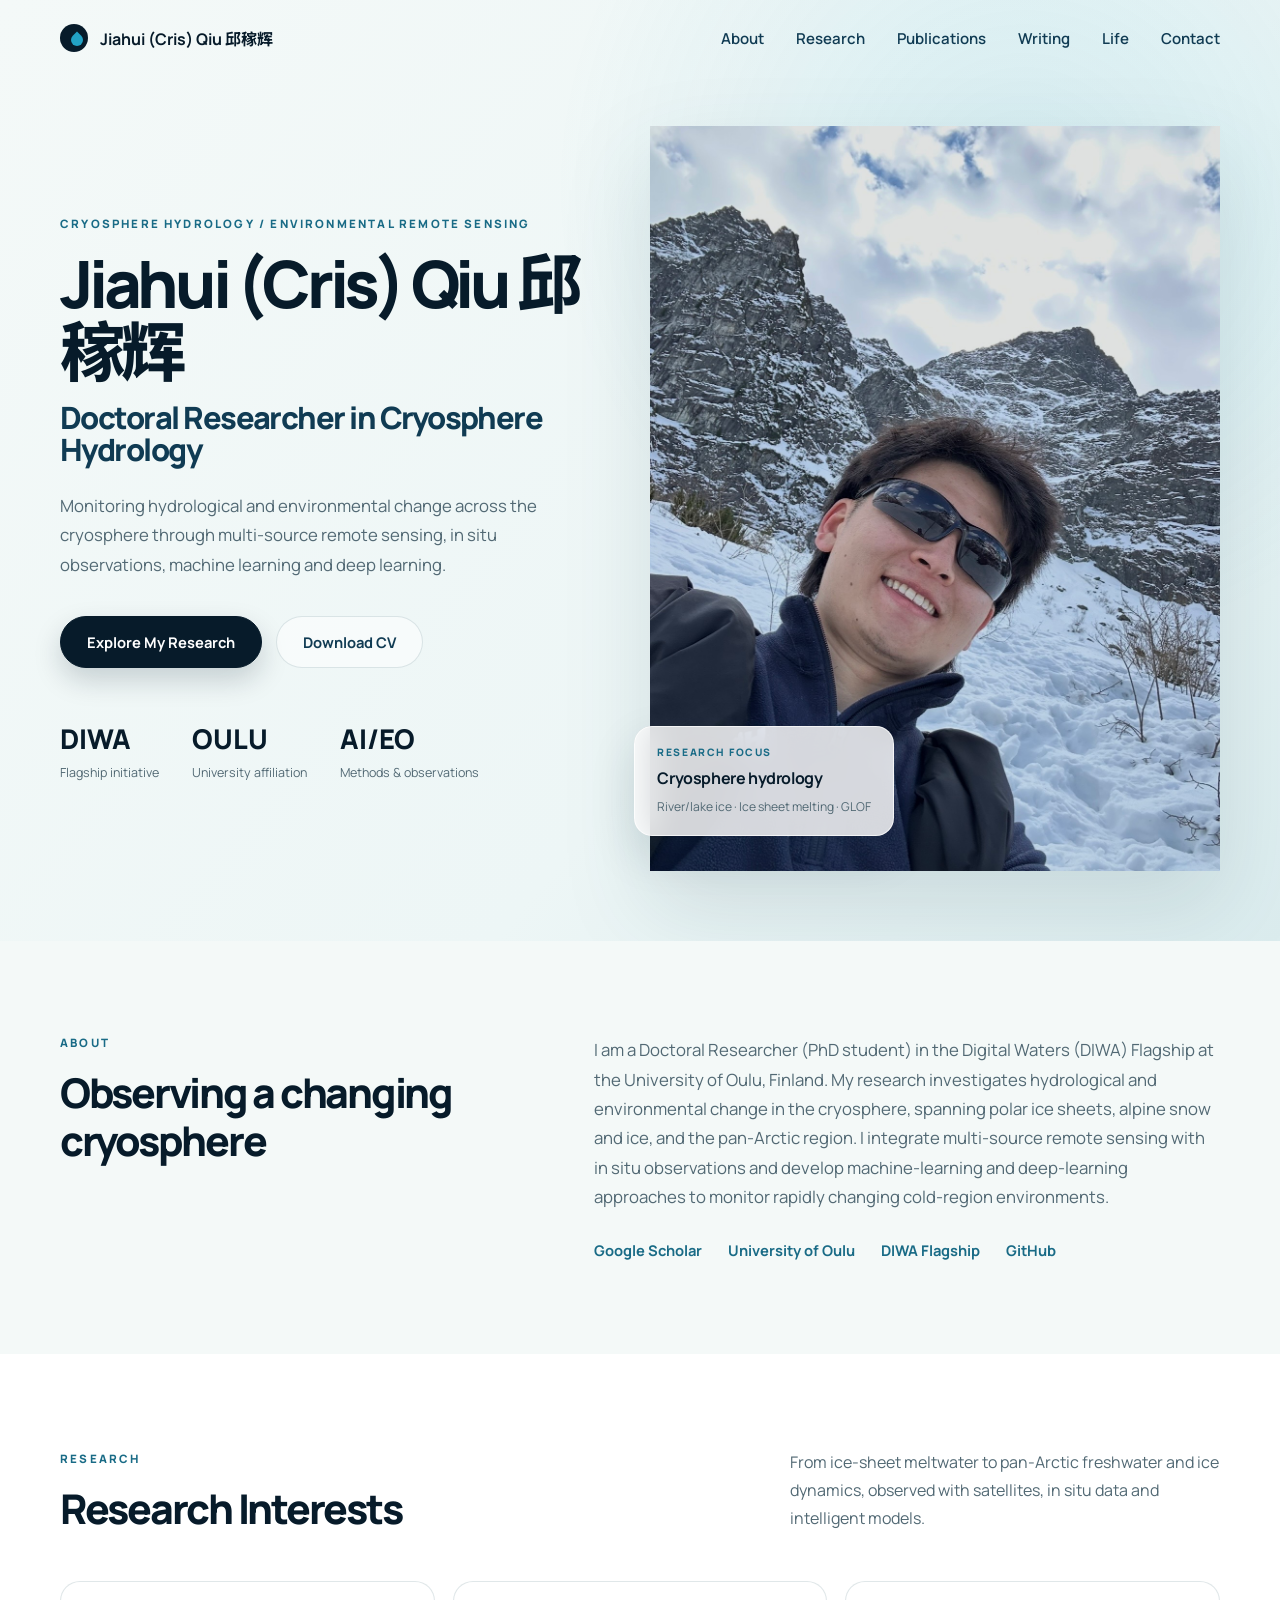
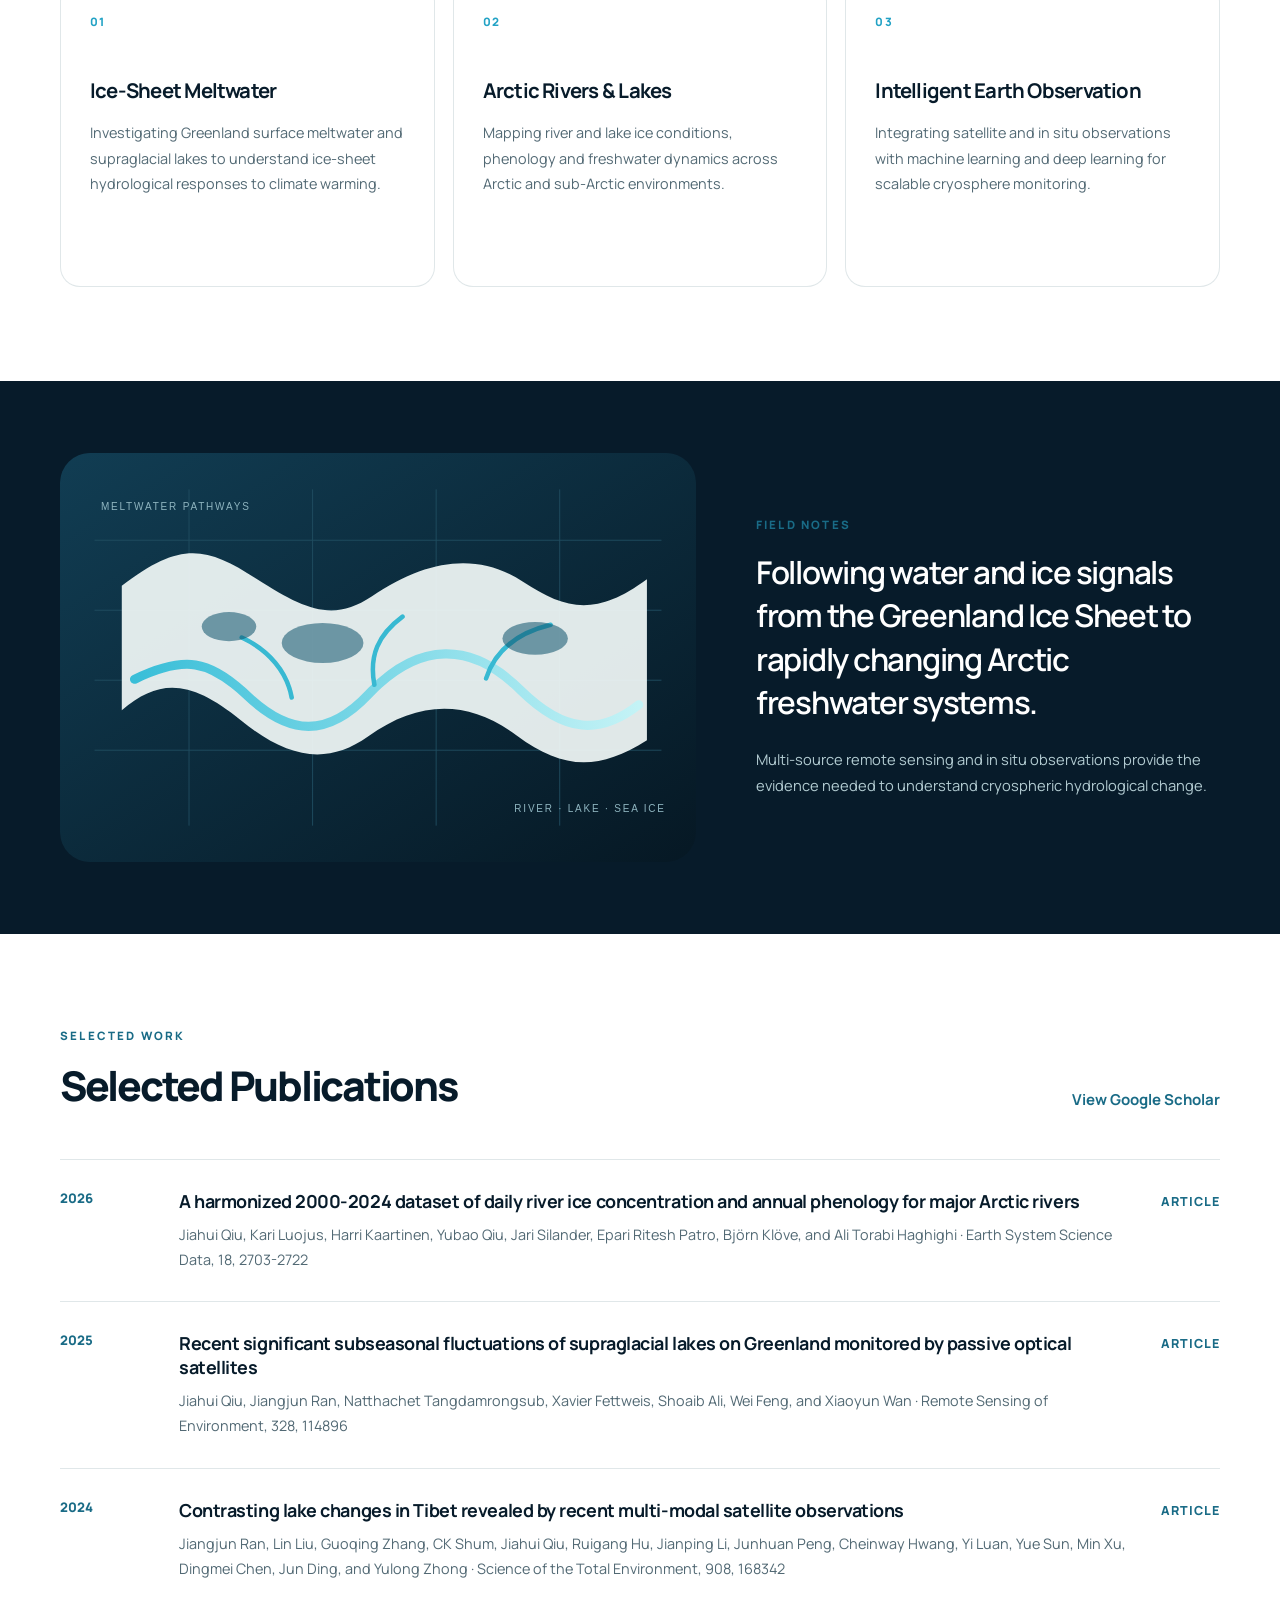
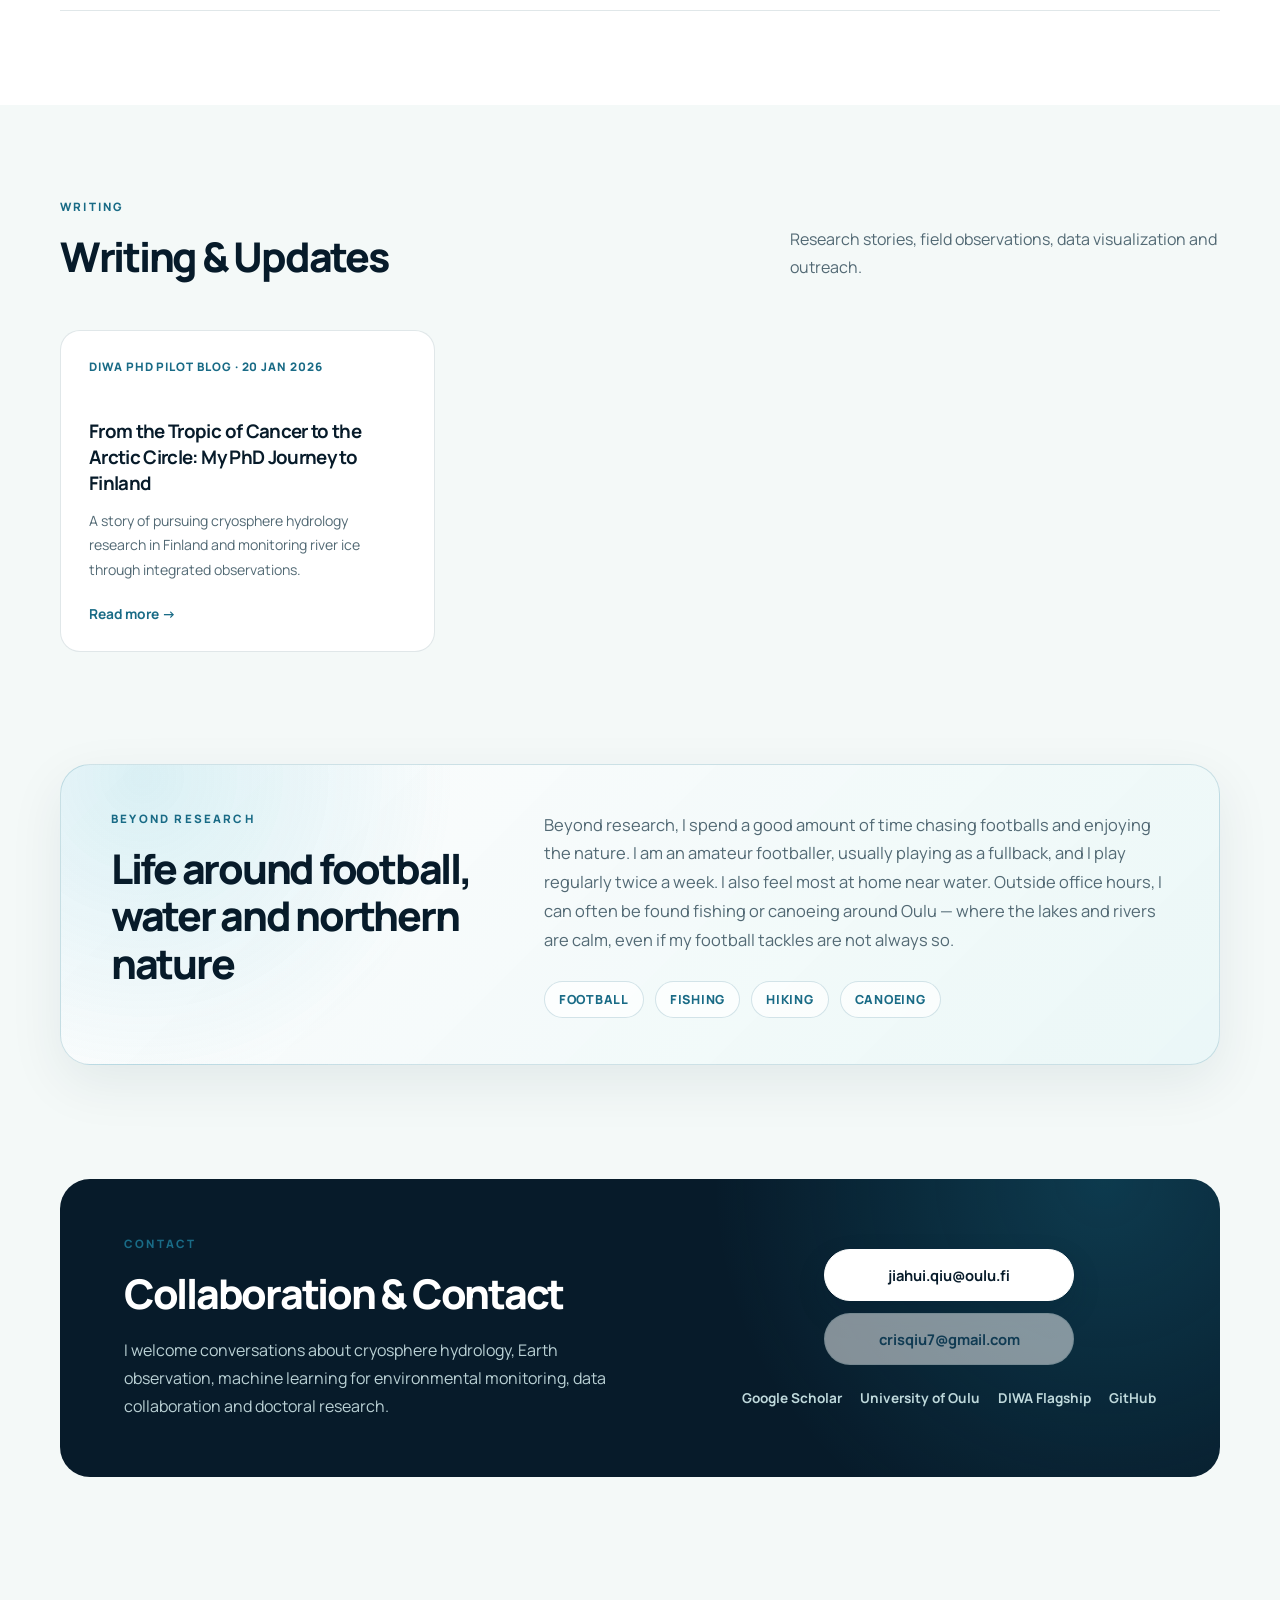
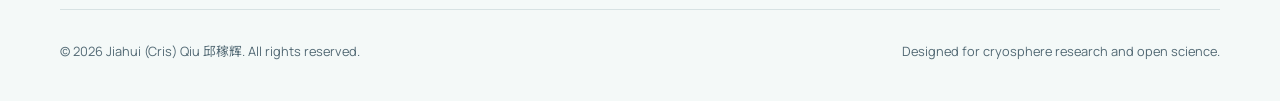
<file: index.html>
<!doctype html>
<html lang="en">
  <head>
    <meta charset="utf-8">
    <meta name="viewport" content="width=device-width, initial-scale=1">
    <meta name="theme-color" content="#081c2b">
    <title>Jiahui (Cris) Qiu | Cryosphere Hydrology & Remote Sensing</title>
    <meta
      name="description"
      content="Jiahui (Cris) Qiu is a doctoral researcher at the University of Oulu studying cryospheric hydrology and environmental change through remote sensing and machine learning."
    >
    <link rel="icon" href="assets/favicon.svg" type="image/svg+xml">
    <link rel="preconnect" href="https://fonts.googleapis.com">
    <link rel="preconnect" href="https://fonts.gstatic.com" crossorigin>
    <link
      href="https://fonts.googleapis.com/css2?family=Manrope:wght@400;500;600;700;800&family=Noto+Sans+SC:wght@400;500;700&display=swap"
      rel="stylesheet"
    >
    <link rel="stylesheet" href="css/styles.css">
  </head>
  <body>
    <header class="site-header">
      <nav class="nav container" aria-label="Main navigation">
        <a class="brand" href="#top" aria-label="Back to home">
          <span class="brand-mark"></span>
          <span id="nav-name">Jiahui (Cris) Qiu</span>
        </a>
        <button class="menu-button" aria-expanded="false" aria-controls="nav-links">
          <span></span><span></span>
          <span class="sr-only">Open navigation</span>
        </button>
        <div id="nav-links" class="nav-links">
          <a href="#about">About</a>
          <a href="#research">Research</a>
          <a href="#publications">Publications</a>
          <a href="#writing">Writing</a>
          <a href="#life">Life</a>
          <a href="#contact">Contact</a>
        </div>
      </nav>
    </header>

    <main id="top">
      <section class="hero">
        <div class="container hero-grid">
          <div class="hero-content">
            <p class="eyebrow" id="hero-field">Cryosphere Hydrology / Environmental Remote Sensing</p>
            <h1>
              <span id="hero-name">Jiahui (Cris) Qiu</span>
              <span class="hero-role" id="hero-role">Doctoral Researcher in Cryosphere Hydrology</span>
            </h1>
            <p class="hero-summary" id="hero-summary"></p>
            <div class="hero-actions">
              <a class="button primary" href="#research">Explore My Research</a>
              <a class="button secondary" id="cv-link" href="#" target="_blank" rel="noreferrer">CV Available Soon</a>
            </div>
            <dl class="metrics" id="metrics"></dl>
          </div>
          <div class="hero-visual">
            <img id="profile-photo"
              src="assets/hero-ice-sheet.svg"
              alt="Stylized Greenland Ice Sheet meltwater pathways"
            >
            <aside class="observation-card">
              <span>Research Focus</span>
              <strong>Cryosphere hydrology</strong>
              <p>River/lake ice · Ice sheet melting · GLOF</p>
            </aside>
          </div>
        </div>
      </section>

      <section id="about" class="section about-section">
        <div class="container split-layout">
          <div>
            <p class="section-tag">About</p>
            <h2>Observing a changing cryosphere</h2>
          </div>
          <div class="about-copy">
            <p id="about-text"></p>
            <div class="profile-links" id="profile-links"></div>
          </div>
        </div>
      </section>

      <section id="research" class="section research-section">
        <div class="container">
          <div class="section-heading">
            <div>
              <p class="section-tag">Research</p>
              <h2>Research Interests</h2>
            </div>
            <p>From ice-sheet meltwater to pan-Arctic freshwater and ice dynamics, observed with satellites, in situ data and intelligent models.</p>
          </div>
          <div id="research-cards" class="research-grid"></div>
        </div>
      </section>

      <section class="image-break" aria-label="Cryosphere research visual">
        <div class="container image-break-grid">
          <img src="assets/arctic-water-network.svg" alt="Abstract Arctic river, lake and ice transition pathways">
          <div class="image-break-copy">
            <p class="section-tag">Field Notes</p>
            <blockquote id="field-quote"></blockquote>
            <p id="field-caption"></p>
          </div>
        </div>
      </section>

      <section id="publications" class="section publications-section">
        <div class="container">
          <div class="section-heading">
            <div>
              <p class="section-tag">Selected Work</p>
              <h2>Selected Publications</h2>
            </div>
            <a class="text-link" id="scholar-link" href="#" target="_blank" rel="noreferrer">View Google Scholar</a>
          </div>
          <div id="publication-list" class="publication-list"></div>
        </div>
      </section>

      <section id="writing" class="section writing-section">
        <div class="container">
          <div class="section-heading">
            <div>
              <p class="section-tag">Writing</p>
              <h2>Writing & Updates</h2>
            </div>
            <p>Research stories, field observations, data visualization and outreach.</p>
          </div>
          <div id="article-list" class="article-grid"></div>
        </div>
      </section>

      <section id="life" class="section life-section">
        <div class="container life-card">
          <div>
            <p class="section-tag">Beyond Research</p>
            <h2>Life around football, water and northern nature</h2>
          </div>
          <div class="life-copy">
            <p id="interest-text"></p>
            <div id="interest-items" class="interest-items"></div>
          </div>
        </div>
      </section>

      <section id="contact" class="section contact-section">
        <div class="container contact-card">
          <div>
            <p class="section-tag">Contact</p>
            <h2>Collaboration & Contact</h2>
            <p id="contact-intro"></p>
          </div>
          <div class="contact-actions">
            <div class="email-links" id="email-links"></div>
            <div id="social-links" class="social-links"></div>
          </div>
        </div>
      </section>
    </main>

    <footer class="site-footer">
      <div class="container footer-inner">
        <p>© <span id="year"></span> <span id="footer-name">Jiahui (Cris) Qiu</span>. All rights reserved.</p>
        <p>Designed for cryosphere research and open science.</p>
      </div>
    </footer>

    <script src="js/content.js"></script>
    <script src="js/main.js"></script>
  </body>
</html>
</file>
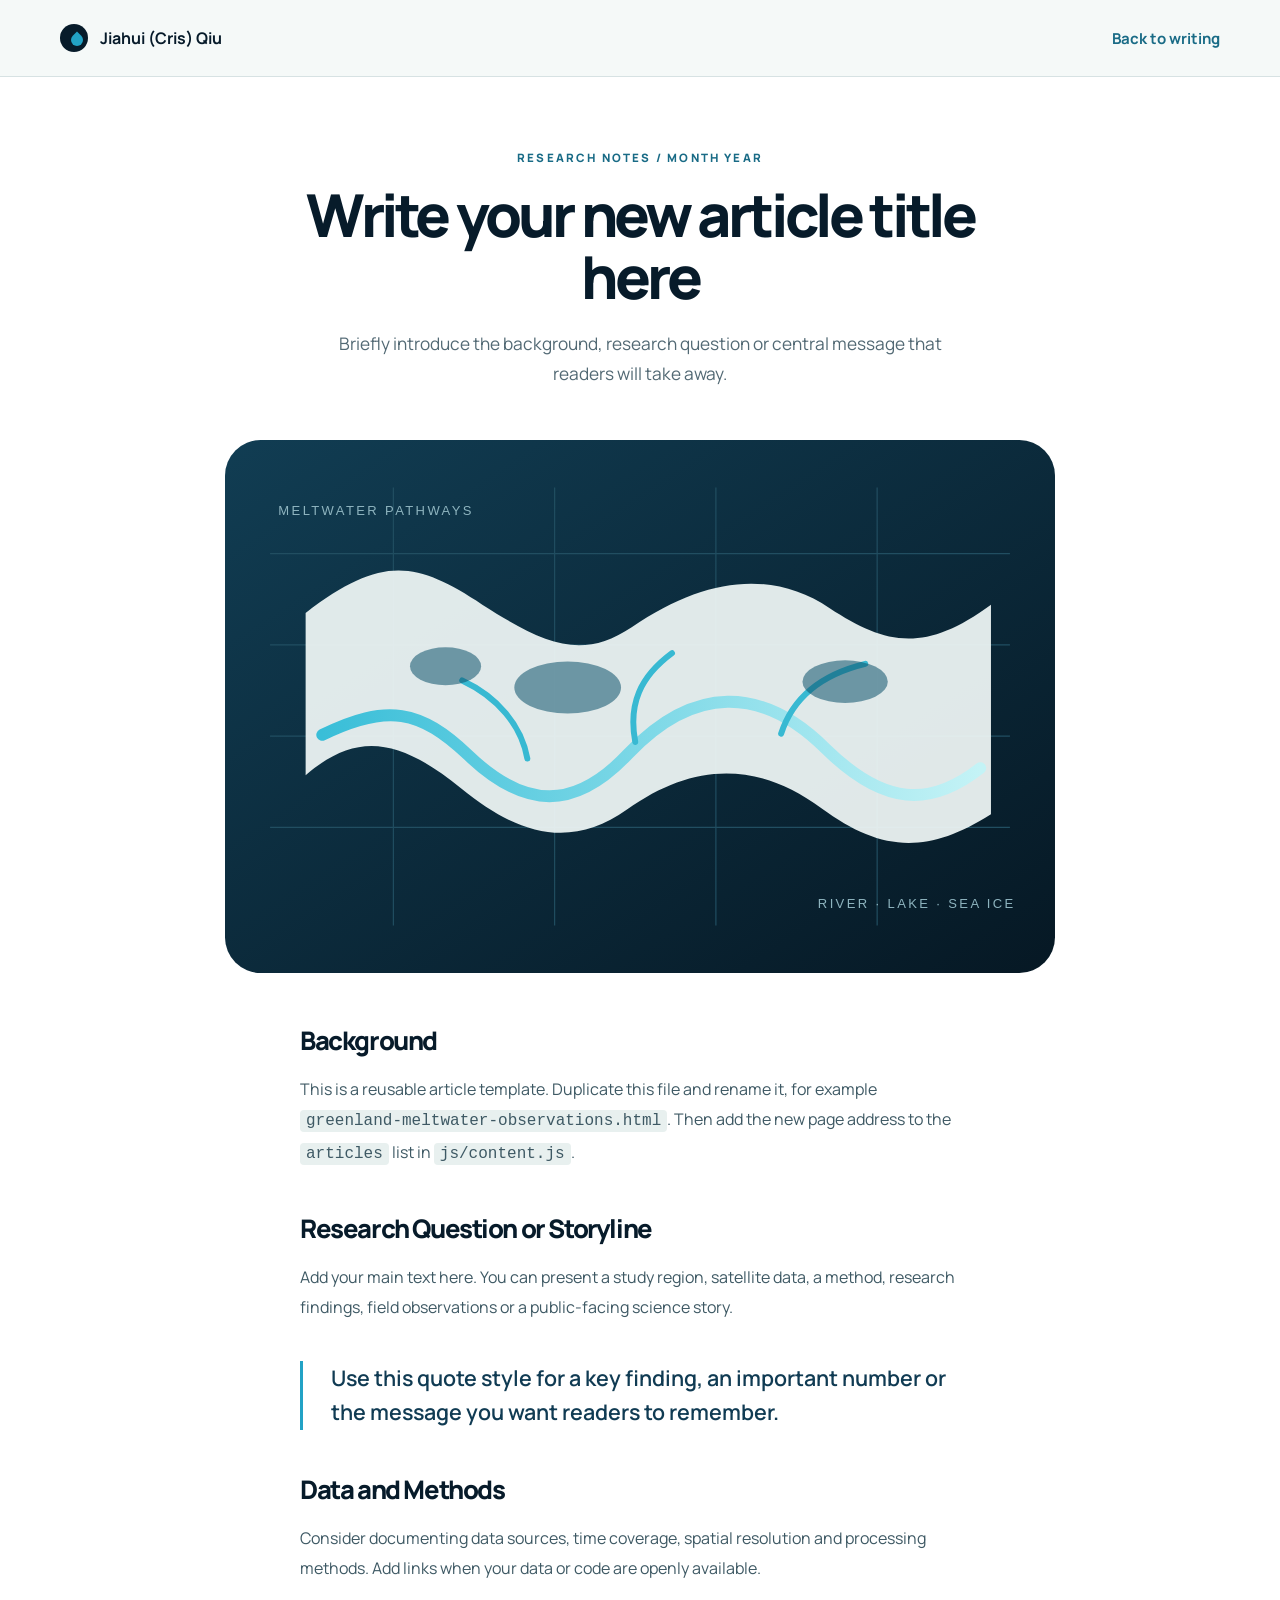
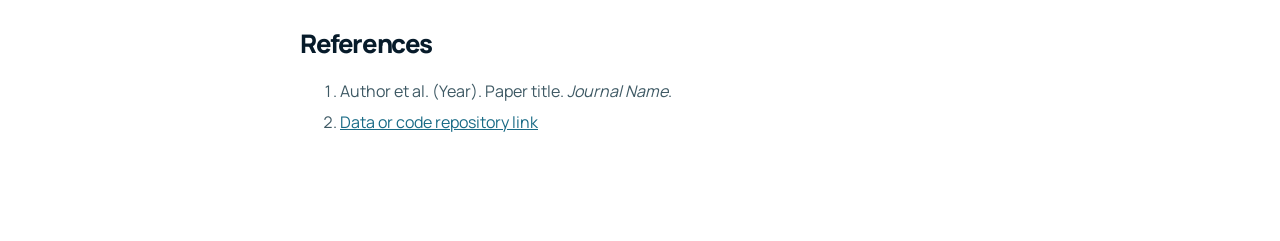
<file: articles/greenland-meltwater-observations.html>
<!doctype html>
<html lang="en">
  <head>
    <meta charset="utf-8">
    <meta name="viewport" content="width=device-width, initial-scale=1">
    <title>Article Title | Jiahui (Cris) Qiu</title>
    <link rel="icon" href="../assets/favicon.svg" type="image/svg+xml">
    <link rel="preconnect" href="https://fonts.googleapis.com">
    <link rel="preconnect" href="https://fonts.gstatic.com" crossorigin>
    <link
      href="https://fonts.googleapis.com/css2?family=Manrope:wght@400;500;600;700;800&display=swap"
      rel="stylesheet"
    >
    <link rel="stylesheet" href="../css/styles.css">
    <link rel="stylesheet" href="../css/article.css">
  </head>
  <body class="article-page">
    <header class="site-header scrolled">
      <nav class="nav container">
        <a class="brand" href="../index.html">
          <span class="brand-mark"></span>
          <span>Jiahui (Cris) Qiu</span>
        </a>
        <a class="text-link" href="../index.html#writing">Back to writing</a>
      </nav>
    </header>
    <main>
      <article class="post container">
        <header class="post-header">
          <p class="section-tag">Research Notes / Month Year</p>
          <h1>Write your new article title here</h1>
          <p class="post-lead">Briefly introduce the background, research question or central message that readers will take away.</p>
        </header>
        <img class="post-image" src="../assets/arctic-water-network.svg" alt="Abstract Arctic freshwater and ice pathways">
        <div class="post-content">
          <h2>Background</h2>
          <p>
            This is a reusable article template. Duplicate this file and rename it, for example
            <code>greenland-meltwater-observations.html</code>. Then add the new page address
            to the <code>articles</code> list in <code>js/content.js</code>.
          </p>
          <h2>Research Question or Storyline</h2>
          <p>
            Add your main text here. You can present a study region, satellite data, a method,
            research findings, field observations or a public-facing science story.
          </p>
          <blockquote>
            Use this quote style for a key finding, an important number or the message you want readers to remember.
          </blockquote>
          <h2>Data and Methods</h2>
          <p>
            Consider documenting data sources, time coverage, spatial resolution and processing
            methods. Add links when your data or code are openly available.
          </p>
          <h2>References</h2>
          <ol>
            <li>Author et al. (Year). Paper title. <em>Journal Name</em>.</li>
            <li><a href="#">Data or code repository link</a></li>
          </ol>
        </div>
      </article>
    </main>
  </body>
</html>
</file>
<file: css/styles.css>
:root {
  --night: #071b2a;
  --ocean: #103b53;
  --glacial: #196b86;
  --meltwater: #22a2c5;
  --ice: #d9f1f4;
  --frost: #f4f9f8;
  --mist: #e8f0ef;
  --stone: #526974;
  --line: rgba(20, 71, 89, 0.13);
  --shadow: 0 28px 72px rgba(6, 33, 46, 0.11);
  --radius-lg: 30px;
  --radius-md: 20px;
  --container: 1160px;
}

* {
  box-sizing: border-box;
}

html {
  scroll-behavior: smooth;
}

body {
  margin: 0;
  color: var(--night);
  font-family: "Manrope", "Noto Sans SC", Arial, sans-serif;
  background: var(--frost);
  -webkit-font-smoothing: antialiased;
}

a {
  color: inherit;
  text-decoration: none;
}

img {
  display: block;
  max-width: 100%;
}

p {
  color: var(--stone);
  line-height: 1.75;
}

.sr-only {
  position: absolute;
  overflow: hidden;
  width: 1px;
  height: 1px;
  clip-path: inset(50%);
}

.container {
  width: min(var(--container), calc(100% - 48px));
  margin: 0 auto;
}

.site-header {
  position: fixed;
  z-index: 10;
  top: 0;
  width: 100%;
  border-bottom: 1px solid transparent;
  transition: background 0.25s ease, border-color 0.25s ease;
}

.site-header.scrolled {
  border-color: var(--line);
  background: rgba(244, 249, 248, 0.88);
  backdrop-filter: blur(18px);
}

.nav {
  display: flex;
  align-items: center;
  justify-content: space-between;
  min-height: 76px;
}

.brand {
  display: flex;
  gap: 12px;
  align-items: center;
  font-size: 1rem;
  font-weight: 700;
}

.brand-mark {
  position: relative;
  display: block;
  width: 28px;
  height: 28px;
  border-radius: 50%;
  background: var(--night);
}

.brand-mark::after {
  position: absolute;
  right: 5px;
  bottom: 6px;
  width: 12px;
  height: 12px;
  content: "";
  border-radius: 100% 0 100% 100%;
  background: var(--meltwater);
  transform: rotate(-45deg);
}

.nav-links {
  display: flex;
  gap: 32px;
  align-items: center;
  color: var(--ocean);
  font-size: 0.94rem;
  font-weight: 600;
}

.nav-links a:hover,
.text-link:hover,
.profile-links a:hover,
.social-links a:hover {
  color: var(--meltwater);
}

.menu-button {
  display: none;
}

.hero {
  min-height: 100vh;
  padding: 126px 0 70px;
  overflow: hidden;
  background:
    radial-gradient(circle at 80% 20%, rgba(34, 162, 197, 0.13), transparent 37%),
    linear-gradient(130deg, var(--frost), #edf6f6 62%, #dbecee);
}

.hero-grid {
  display: grid;
  grid-template-columns: 0.97fr 1.03fr;
  gap: 54px;
  align-items: center;
}

.eyebrow,
.section-tag {
  margin: 0 0 18px;
  color: var(--glacial);
  font-size: 0.72rem;
  font-weight: 800;
  letter-spacing: 0.19em;
  line-height: 1.4;
  text-transform: uppercase;
}

h1,
h2,
h3,
p {
  margin-top: 0;
}

h1 {
  margin-bottom: 25px;
  font-size: clamp(3rem, 5.1vw, 4.85rem);
  font-weight: 800;
  letter-spacing: -0.065em;
  line-height: 1.04;
}

.hero-role {
  display: block;
  max-width: 520px;
  margin-top: 16px;
  color: var(--ocean);
  font-size: clamp(1.45rem, 2.4vw, 2.25rem);
  letter-spacing: -0.05em;
}

.hero-summary {
  max-width: 525px;
  margin-bottom: 37px;
  font-size: 1.05rem;
}

.hero-actions {
  display: flex;
  gap: 14px;
  margin-bottom: 52px;
}

.button {
  display: inline-flex;
  align-items: center;
  justify-content: center;
  min-height: 52px;
  padding: 0 26px;
  border: 1px solid var(--line);
  border-radius: 100px;
  font-size: 0.92rem;
  font-weight: 700;
  transition: transform 0.2s ease, box-shadow 0.2s ease;
}

.button:hover {
  transform: translateY(-2px);
}

.button.primary {
  color: white;
  border-color: var(--night);
  background: var(--night);
  box-shadow: 0 12px 28px rgba(7, 27, 42, 0.18);
}

.button.secondary {
  color: var(--ocean);
  background: rgba(255, 255, 255, 0.5);
}

.button.disabled {
  color: var(--stone);
  cursor: default;
  opacity: 0.66;
  pointer-events: none;
}

.metrics {
  display: flex;
  gap: 33px;
  margin: 0;
}

.metric dt {
  margin-bottom: 7px;
  color: var(--night);
  font-size: 1.7rem;
  font-weight: 800;
}

.metric dd {
  margin: 0;
  color: var(--stone);
  font-size: 0.78rem;
}

.hero-visual {
  position: relative;
}

.hero-visual img {
  width: 100%;
  filter: drop-shadow(0 35px 43px rgba(10, 50, 68, 0.12));
}

.observation-card {
  position: absolute;
  bottom: 35px;
  left: -16px;
  padding: 18px 22px;
  border: 1px solid rgba(255, 255, 255, 0.72);
  border-radius: 18px;
  background: rgba(255, 255, 255, 0.82);
  box-shadow: 0 18px 46px rgba(8, 45, 60, 0.13);
  backdrop-filter: blur(16px);
}

.observation-card span {
  display: block;
  margin-bottom: 8px;
  color: var(--glacial);
  font-size: 0.64rem;
  font-weight: 800;
  letter-spacing: 0.15em;
  text-transform: uppercase;
}

.observation-card strong {
  display: block;
  letter-spacing: -0.025em;
}

.observation-card p {
  margin: 7px 0 0;
  font-size: 0.76rem;
}

.section {
  padding: 94px 0;
}

.split-layout {
  display: grid;
  grid-template-columns: 0.84fr 1.16fr;
  gap: 80px;
}

h2 {
  margin-bottom: 0;
  font-size: clamp(2rem, 3.2vw, 2.7rem);
  font-weight: 800;
  letter-spacing: -0.055em;
  line-height: 1.16;
}

.about-copy p {
  margin-bottom: 29px;
  font-size: 1.05rem;
}

.profile-links {
  display: flex;
  flex-wrap: wrap;
  gap: 13px 26px;
  color: var(--glacial);
  font-size: 0.92rem;
  font-weight: 700;
}

.section-heading {
  display: flex;
  gap: 54px;
  align-items: end;
  justify-content: space-between;
  margin-bottom: 49px;
}

.section-heading p:not(.section-tag) {
  max-width: 430px;
  margin: 0;
}

.research-section {
  background: white;
}

.research-grid {
  display: grid;
  grid-template-columns: repeat(3, 1fr);
  gap: 18px;
}

.research-card {
  min-height: 306px;
  padding: 32px 29px;
  border: 1px solid var(--line);
  border-radius: var(--radius-md);
  background: #fff;
  transition: transform 0.25s ease, box-shadow 0.25s ease;
}

.research-card:hover {
  transform: translateY(-4px);
  box-shadow: var(--shadow);
}

.research-number {
  display: block;
  margin-bottom: 47px;
  color: var(--meltwater);
  font-size: 0.72rem;
  font-weight: 800;
  letter-spacing: 0.12em;
}

.research-card h3 {
  margin-bottom: 16px;
  font-size: 1.27rem;
  letter-spacing: -0.038em;
}

.research-card p {
  margin: 0;
  font-size: 0.9rem;
}

.image-break {
  padding: 72px 0;
  background: var(--night);
}

.image-break-grid {
  display: grid;
  grid-template-columns: 1fr 0.73fr;
  gap: 60px;
  align-items: center;
}

.image-break img {
  width: 100%;
  border-radius: var(--radius-lg);
}

.image-break-copy blockquote {
  margin: 0 0 23px;
  color: white;
  font-size: clamp(1.48rem, 2.45vw, 2.12rem);
  font-weight: 600;
  letter-spacing: -0.04em;
  line-height: 1.38;
}

.image-break-copy p:not(.section-tag) {
  margin: 0;
  color: #b2cbd1;
  font-size: 0.92rem;
}

.publications-section {
  background: #fff;
}

.text-link {
  color: var(--glacial);
  font-size: 0.94rem;
  font-weight: 700;
}

.publication {
  display: grid;
  grid-template-columns: 90px 1fr auto;
  gap: 29px;
  align-items: start;
  padding: 29px 0;
  border-top: 1px solid var(--line);
}

.publication:last-child {
  border-bottom: 1px solid var(--line);
}

.publication-year {
  color: var(--glacial);
  font-size: 0.82rem;
  font-weight: 800;
}

.publication h3 {
  margin: 0 0 9px;
  font-size: 1.12rem;
  letter-spacing: -0.025em;
}

.publication p {
  margin: 0;
  font-size: 0.9rem;
}

.publication a {
  margin-top: 4px;
  color: var(--glacial);
  font-size: 0.78rem;
  font-weight: 800;
  letter-spacing: 0.08em;
  text-transform: uppercase;
}

.article-grid {
  display: grid;
  grid-template-columns: repeat(3, 1fr);
  gap: 18px;
}

.article {
  display: flex;
  flex-direction: column;
  min-height: 290px;
  padding: 28px;
  border: 1px solid var(--line);
  border-radius: var(--radius-md);
  background: white;
}

.article-meta {
  margin-bottom: 43px;
  color: var(--glacial);
  font-size: 0.73rem;
  font-weight: 800;
  letter-spacing: 0.08em;
  text-transform: uppercase;
}

.article h3 {
  margin-bottom: 13px;
  font-size: 1.17rem;
  letter-spacing: -0.035em;
}

.article p {
  flex: 1;
  margin-bottom: 21px;
  font-size: 0.88rem;
}

.article a {
  color: var(--glacial);
  font-size: 0.86rem;
  font-weight: 700;
}

.life-section {
  padding-top: 18px;
  padding-bottom: 74px;
}

.life-card {
  display: grid;
  grid-template-columns: 0.75fr 1.25fr;
  gap: 58px;
  padding: 46px 50px;
  border: 1px solid rgba(25, 107, 134, 0.18);
  border-radius: var(--radius-lg);
  background:
    radial-gradient(circle at 7% 4%, rgba(34, 162, 197, 0.16), transparent 28%),
    linear-gradient(135deg, rgba(255, 255, 255, 0.84), rgba(233, 246, 247, 0.88));
  box-shadow: 0 18px 54px rgba(8, 45, 60, 0.08);
}

.life-card h2 {
  max-width: 390px;
}

.life-copy p {
  margin-bottom: 26px;
  font-size: 1.03rem;
}

.interest-items {
  display: flex;
  flex-wrap: wrap;
  gap: 11px;
}

.interest-items span {
  padding: 9px 14px;
  border: 1px solid rgba(25, 107, 134, 0.18);
  border-radius: 999px;
  color: var(--glacial);
  background: rgba(255, 255, 255, 0.68);
  font-size: 0.78rem;
  font-weight: 800;
  letter-spacing: 0.06em;
  text-transform: uppercase;
}

.contact-section {
  padding-top: 40px;
}

.contact-card {
  display: grid;
  grid-template-columns: 1fr auto;
  gap: 55px;
  align-items: center;
  padding: 57px 64px;
  border-radius: var(--radius-lg);
  background:
    radial-gradient(circle at 90% 0, rgba(34, 162, 197, 0.23), transparent 36%),
    var(--night);
}

.contact-card h2 {
  color: white;
}

.contact-card p:not(.section-tag) {
  max-width: 520px;
  margin: 19px 0 0;
  color: #bad1d5;
}

.contact-actions {
  display: flex;
  flex-direction: column;
  gap: 24px;
  align-items: center;
}

.email-links {
  display: flex;
  flex-direction: column;
  gap: 12px;
}

.email-links .button {
  min-width: 250px;
}

.contact-actions .button.primary {
  border-color: white;
  color: var(--night);
  background: white;
}

.social-links {
  display: flex;
  gap: 18px;
  color: #bed8db;
  font-size: 0.85rem;
  font-weight: 700;
}

.site-footer {
  padding: 38px 0;
}

.footer-inner {
  display: flex;
  justify-content: space-between;
  border-top: 1px solid var(--line);
  padding-top: 30px;
}

.footer-inner p {
  margin: 0;
  font-size: 0.8rem;
}

@media (max-width: 900px) {
  .hero-grid,
  .split-layout,
  .image-break-grid,
  .life-card,
  .contact-card {
    grid-template-columns: 1fr;
  }

  .hero-content {
    order: 1;
  }

  .hero-visual {
    order: 2;
  }

  .research-grid,
  .article-grid {
    grid-template-columns: 1fr;
  }

  .split-layout,
  .section-heading {
    gap: 27px;
  }

  .contact-actions {
    align-items: start;
  }

  .email-links .button {
    min-width: 0;
  }
}

@media (max-width: 700px) {
  .container {
    width: min(var(--container), calc(100% - 34px));
  }

  .site-header {
    background: rgba(244, 249, 248, 0.92);
    backdrop-filter: blur(18px);
  }

  .nav {
    min-height: 68px;
  }

  .menu-button {
    display: flex;
    flex-direction: column;
    gap: 7px;
    padding: 12px 2px 12px 12px;
    border: 0;
    background: transparent;
  }

  .menu-button span:not(.sr-only) {
    width: 24px;
    height: 2px;
    background: var(--night);
  }

  .nav-links {
    position: absolute;
    top: 68px;
    right: 17px;
    left: 17px;
    display: none;
    flex-direction: column;
    gap: 21px;
    align-items: start;
    padding: 24px;
    border: 1px solid var(--line);
    border-radius: 16px;
    background: white;
    box-shadow: var(--shadow);
  }

  .nav-links.open {
    display: flex;
  }

  .hero {
    min-height: 0;
    padding-top: 106px;
  }

  .hero-grid {
    gap: 45px;
  }

  .hero-actions,
  .metrics {
    flex-wrap: wrap;
  }

  .observation-card {
    bottom: 18px;
    left: 14px;
  }

  .section {
    padding: 70px 0;
  }

  .section-heading {
    display: block;
    margin-bottom: 35px;
  }

  .section-heading p:not(.section-tag),
  .section-heading .text-link {
    display: block;
    margin-top: 20px;
  }

  .publication {
    grid-template-columns: 1fr;
    gap: 14px;
  }

  .contact-card {
    padding: 39px 27px;
  }

  .footer-inner {
    flex-direction: column;
    gap: 10px;
  }
}
</file>
<file: css/article.css>
.article-page {
  background: white;
}

.post {
  max-width: 830px;
  padding-top: 150px;
  padding-bottom: 90px;
}

.post-header {
  margin-bottom: 50px;
  text-align: center;
}

.post-header h1 {
  max-width: 750px;
  margin: 0 auto 22px;
  font-size: clamp(2.45rem, 5vw, 3.7rem);
}

.post-lead {
  max-width: 650px;
  margin: auto;
  font-size: 1.08rem;
}

.post-image {
  width: 100%;
  margin-bottom: 53px;
  border-radius: 25px;
}

.post-content {
  max-width: 680px;
  margin: auto;
}

.post-content h2 {
  margin-top: 45px;
  margin-bottom: 18px;
  font-size: 1.6rem;
}

.post-content p,
.post-content li {
  color: #3e5964;
  font-size: 1rem;
  line-height: 1.9;
}

.post-content code {
  padding: 2px 6px;
  border-radius: 4px;
  background: #e8f0ef;
}

.post-content blockquote {
  margin: 38px 0;
  padding: 0 0 0 28px;
  border-left: 3px solid #22a2c5;
  color: #103b53;
  font-size: 1.34rem;
  font-weight: 600;
  line-height: 1.62;
}

.post-content a {
  color: #196b86;
  text-decoration: underline;
}
</file>
